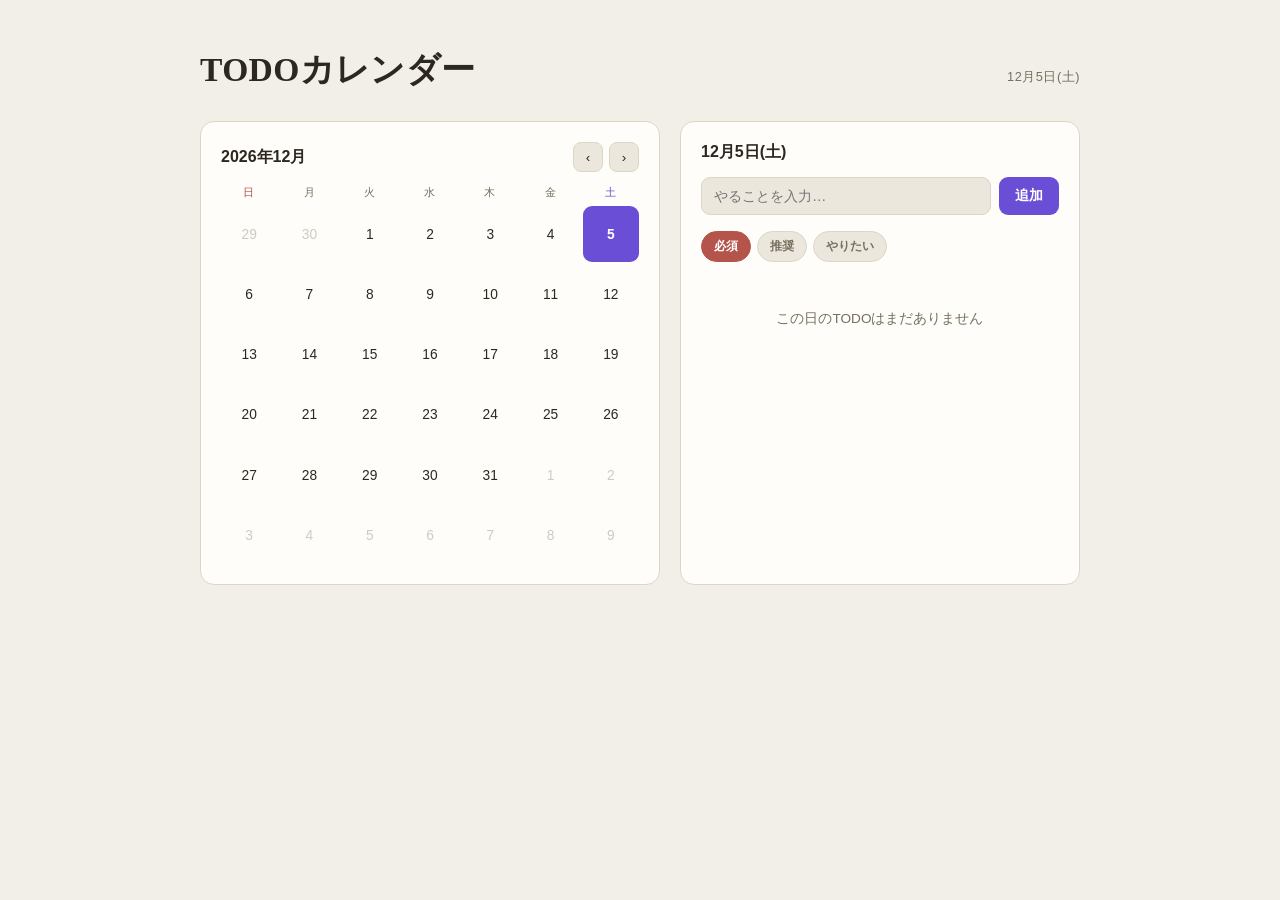
<file: index.html>
<!DOCTYPE html>
<html lang="ja">
<head>
    <meta charset="UTF-8">
    <meta name="viewport" content="width=device-width, initial-scale=1.0">
    <title>TODOカレンダー</title>
    <link rel="stylesheet" href="style.css">
</head>
<body>
    <div class="sheet">
        <div class="masthead">
            <h1>TODOカレンダー</h1>
            <span class="today-label" id="todayLabel"></span>
        </div>

        <div class="panels">
            <section class="panel" aria-label="カレンダー">
                <div class="cal-head">
                    <h2 id="monthYear"></h2>
                    <div class="cal-nav">
                        <button id="prev" aria-label="前の月">‹</button>
                        <button id="next" aria-label="次の月">›</button>
                    </div>
                </div>
                <div class="weekdays">
                    <span>日</span><span>月</span><span>火</span><span>水</span><span>木</span><span>金</span><span>土</span>
                </div>
                <div class="grid" id="grid"></div>
            </section>

            <section class="panel" aria-label="TODOリスト">
                <div class="todo-head">
                    <h2 id="selectedLabel"></h2>
                    <span class="todo-count" id="count"></span>
                </div>
                <div class="composer">
                    <input id="input" type="text" placeholder="やることを入力…">
                    <button id="addBtn">追加</button>
                </div>
                <div class="priority-picker" id="priorityPicker">
                    <button type="button" class="prio-btn prio-must active" data-p="must">必須</button>
                    <button type="button" class="prio-btn prio-should" data-p="should">推奨</button>
                    <button type="button" class="prio-btn prio-want" data-p="want">やりたい</button>
                </div>
                <ul class="todos" id="list"></ul>
            </section>
        </div>
    </div>

    <script src="script.js"></script>
</body>
</html>
</file>
<file: style.css>
@media (prefers-color-scheme: dark) {
  :root:not([data-theme="light"]) {
    --bg: #1c1a22;
    --surface: #26232d;
    --surface-2: #2f2b37;
    --border: #3a3644;
    --ink: #eeeaf3;
    --ink-dim: #a8a1b5;
    --accent: #b79bff;
    --accent-ink: #1c1a22;
    --today-ring: #7c6bd9;
    --done: #9db98a;
    --danger: #e2897e;
    --warn: #d9a44f;
  }
}
:root[data-theme="dark"] {
  --bg: #1c1a22;
  --surface: #26232d;
  --surface-2: #2f2b37;
  --border: #3a3644;
  --ink: #eeeaf3;
  --ink-dim: #a8a1b5;
  --accent: #b79bff;
  --accent-ink: #1c1a22;
  --today-ring: #7c6bd9;
  --done: #9db98a;
  --danger: #e2897e;
  --warn: #d9a44f;
}
:root {
  --bg: #f2efe9;
  --surface: #fffdf9;
  --surface-2: #ece7dc;
  --border: #ddd6c7;
  --ink: #2c2820;
  --ink-dim: #77705f;
  --accent: #6a4fd6;
  --accent-ink: #ffffff;
  --today-ring: #6a4fd6;
  --done: #7a8c6e;
  --danger: #b5544a;
  --warn: #b3812f;
}

* { box-sizing: border-box; }
html, body {
  margin: 0;
  background: var(--bg);
  color: var(--ink);
  font-family: -apple-system, "Segoe UI", "Hiragino Sans", "Noto Sans JP", sans-serif;
}
body {
  min-height: 100vh;
  padding: clamp(16px, 4vw, 48px);
  display: flex;
  justify-content: center;
}

.sheet {
  width: 100%;
  max-width: 880px;
}

.masthead {
  display: flex;
  align-items: baseline;
  justify-content: space-between;
  gap: 16px;
  margin-bottom: 28px;
  flex-wrap: wrap;
}
.masthead h1 {
  font-family: Georgia, "Hiragino Mincho ProN", serif;
  font-weight: 600;
  font-size: clamp(1.6rem, 3.2vw, 2.1rem);
  letter-spacing: 0.01em;
  margin: 0;
  text-wrap: balance;
}
.masthead .today-label {
  font-size: 0.8rem;
  color: var(--ink-dim);
  letter-spacing: 0.04em;
}

.panels {
  display: grid;
  grid-template-columns: 1.15fr 1fr;
  gap: 20px;
}
@media (max-width: 680px) {
  .panels { grid-template-columns: 1fr; }
}

.panel {
  background: var(--surface);
  border: 1px solid var(--border);
  border-radius: 14px;
  padding: 20px;
}

/* Calendar */
.cal-head {
  display: flex;
  align-items: center;
  justify-content: space-between;
  margin-bottom: 14px;
}
.cal-head h2 {
  font-size: 1rem;
  font-weight: 600;
  margin: 0;
  font-variant-numeric: tabular-nums;
}
.cal-nav {
  display: flex;
  gap: 6px;
}
.cal-nav button {
  width: 30px;
  height: 30px;
  border-radius: 8px;
  border: 1px solid var(--border);
  background: var(--surface-2);
  color: var(--ink);
  cursor: pointer;
  font-size: 0.85rem;
  display: flex;
  align-items: center;
  justify-content: center;
}
.cal-nav button:hover { border-color: var(--accent); color: var(--accent); }
.cal-nav button:focus-visible { outline: 2px solid var(--accent); outline-offset: 2px; }

.weekdays, .grid {
  display: grid;
  grid-template-columns: repeat(7, 1fr);
  gap: 4px;
}
.weekdays {
  margin-bottom: 6px;
}
.weekdays span {
  text-align: center;
  font-size: 0.68rem;
  letter-spacing: 0.06em;
  color: var(--ink-dim);
  text-transform: uppercase;
}
.weekdays span:first-child { color: var(--danger); }
.weekdays span:last-child { color: var(--today-ring); }

.day {
  aspect-ratio: 1;
  display: flex;
  align-items: center;
  justify-content: center;
  position: relative;
  border-radius: 9px;
  background: transparent;
  border: 1px solid transparent;
  color: var(--ink);
  font-size: 0.86rem;
  font-variant-numeric: tabular-nums;
  cursor: pointer;
}
.day:hover:not(.pad) { background: var(--surface-2); }
.day:focus-visible { outline: 2px solid var(--accent); outline-offset: 1px; }
.day.pad { color: var(--ink-dim); opacity: 0.35; cursor: default; }
.day.pad:hover { background: transparent; }
.day.today { box-shadow: inset 0 0 0 1.5px var(--today-ring); font-weight: 600; }
.day.selected { background: var(--accent); color: var(--accent-ink); font-weight: 600; }
.day .dot {
  position: absolute;
  bottom: 5px;
  width: 4px;
  height: 4px;
  border-radius: 50%;
  background: var(--accent);
}
.day.selected .dot { background: var(--accent-ink); }

/* Todo panel */
.todo-head {
  display: flex;
  align-items: baseline;
  justify-content: space-between;
  margin-bottom: 14px;
  gap: 8px;
}
.todo-head h2 {
  font-size: 1rem;
  font-weight: 600;
  margin: 0;
}
.todo-count {
  font-size: 0.75rem;
  color: var(--ink-dim);
  font-variant-numeric: tabular-nums;
  white-space: nowrap;
}

.composer {
  display: flex;
  gap: 8px;
  margin-bottom: 16px;
}
.composer input {
  flex: 1;
  min-width: 0;
  padding: 10px 12px;
  border: 1px solid var(--border);
  border-radius: 9px;
  background: var(--surface-2);
  color: var(--ink);
  font-size: 0.9rem;
}
.composer input:focus-visible {
  outline: 2px solid var(--accent);
  outline-offset: 1px;
}
.composer button {
  padding: 10px 16px;
  border: none;
  border-radius: 9px;
  background: var(--accent);
  color: var(--accent-ink);
  font-weight: 600;
  font-size: 0.85rem;
  cursor: pointer;
}
.composer button:hover { filter: brightness(1.08); }
.composer button:focus-visible { outline: 2px solid var(--ink); outline-offset: 2px; }

.priority-picker {
  display: flex;
  gap: 6px;
  margin-bottom: 16px;
}
.prio-btn {
  padding: 6px 12px;
  border-radius: 999px;
  border: 1px solid var(--border);
  background: var(--surface-2);
  color: var(--ink-dim);
  font-size: 0.78rem;
  font-weight: 600;
  cursor: pointer;
}
.prio-btn:focus-visible { outline: 2px solid var(--accent); outline-offset: 2px; }
.prio-btn.prio-must.active { background: var(--danger); border-color: var(--danger); color: var(--accent-ink); }
.prio-btn.prio-should.active { background: var(--warn); border-color: var(--warn); color: var(--accent-ink); }
.prio-btn.prio-want.active { background: var(--accent); border-color: var(--accent); color: var(--accent-ink); }

.prio-chip {
  display: inline-block;
  flex-shrink: 0;
  font-size: 0.68rem;
  font-weight: 700;
  padding: 2px 7px;
  border-radius: 999px;
  color: var(--accent-ink);
  white-space: nowrap;
}
.prio-chip.prio-must { background: var(--danger); }
.prio-chip.prio-should { background: var(--warn); }
.prio-chip.prio-want { background: var(--accent); }

.todos {
  list-style: none;
  margin: 0;
  padding: 0;
  display: flex;
  flex-direction: column;
  gap: 6px;
  max-height: 420px;
  overflow-y: auto;
}
.todo-item {
  display: flex;
  align-items: center;
  gap: 10px;
  padding: 10px 10px;
  border-radius: 9px;
  background: var(--surface-2);
}
.todo-item input[type="checkbox"] {
  width: 17px;
  height: 17px;
  accent-color: var(--done);
  cursor: pointer;
  flex-shrink: 0;
}
.todo-item .text {
  flex: 1;
  font-size: 0.9rem;
  word-break: break-word;
  display: flex;
  align-items: center;
  gap: 8px;
  flex-wrap: wrap;
}
.todo-item.done .text {
  text-decoration: line-through;
  color: var(--ink-dim);
}
.todo-item .del {
  background: none;
  border: none;
  color: var(--ink-dim);
  cursor: pointer;
  font-size: 0.75rem;
  padding: 4px 6px;
  border-radius: 6px;
  flex-shrink: 0;
}
.todo-item .del:hover { color: var(--danger); background: color-mix(in srgb, var(--danger) 12%, transparent); }

.empty {
  text-align: center;
  color: var(--ink-dim);
  font-size: 0.85rem;
  padding: 32px 8px;
}

@media (prefers-reduced-motion: no-preference) {
  .day, .todo-item, .composer button, .cal-nav button { transition: background 0.15s ease, box-shadow 0.15s ease, color 0.15s ease; }
}
</file>
